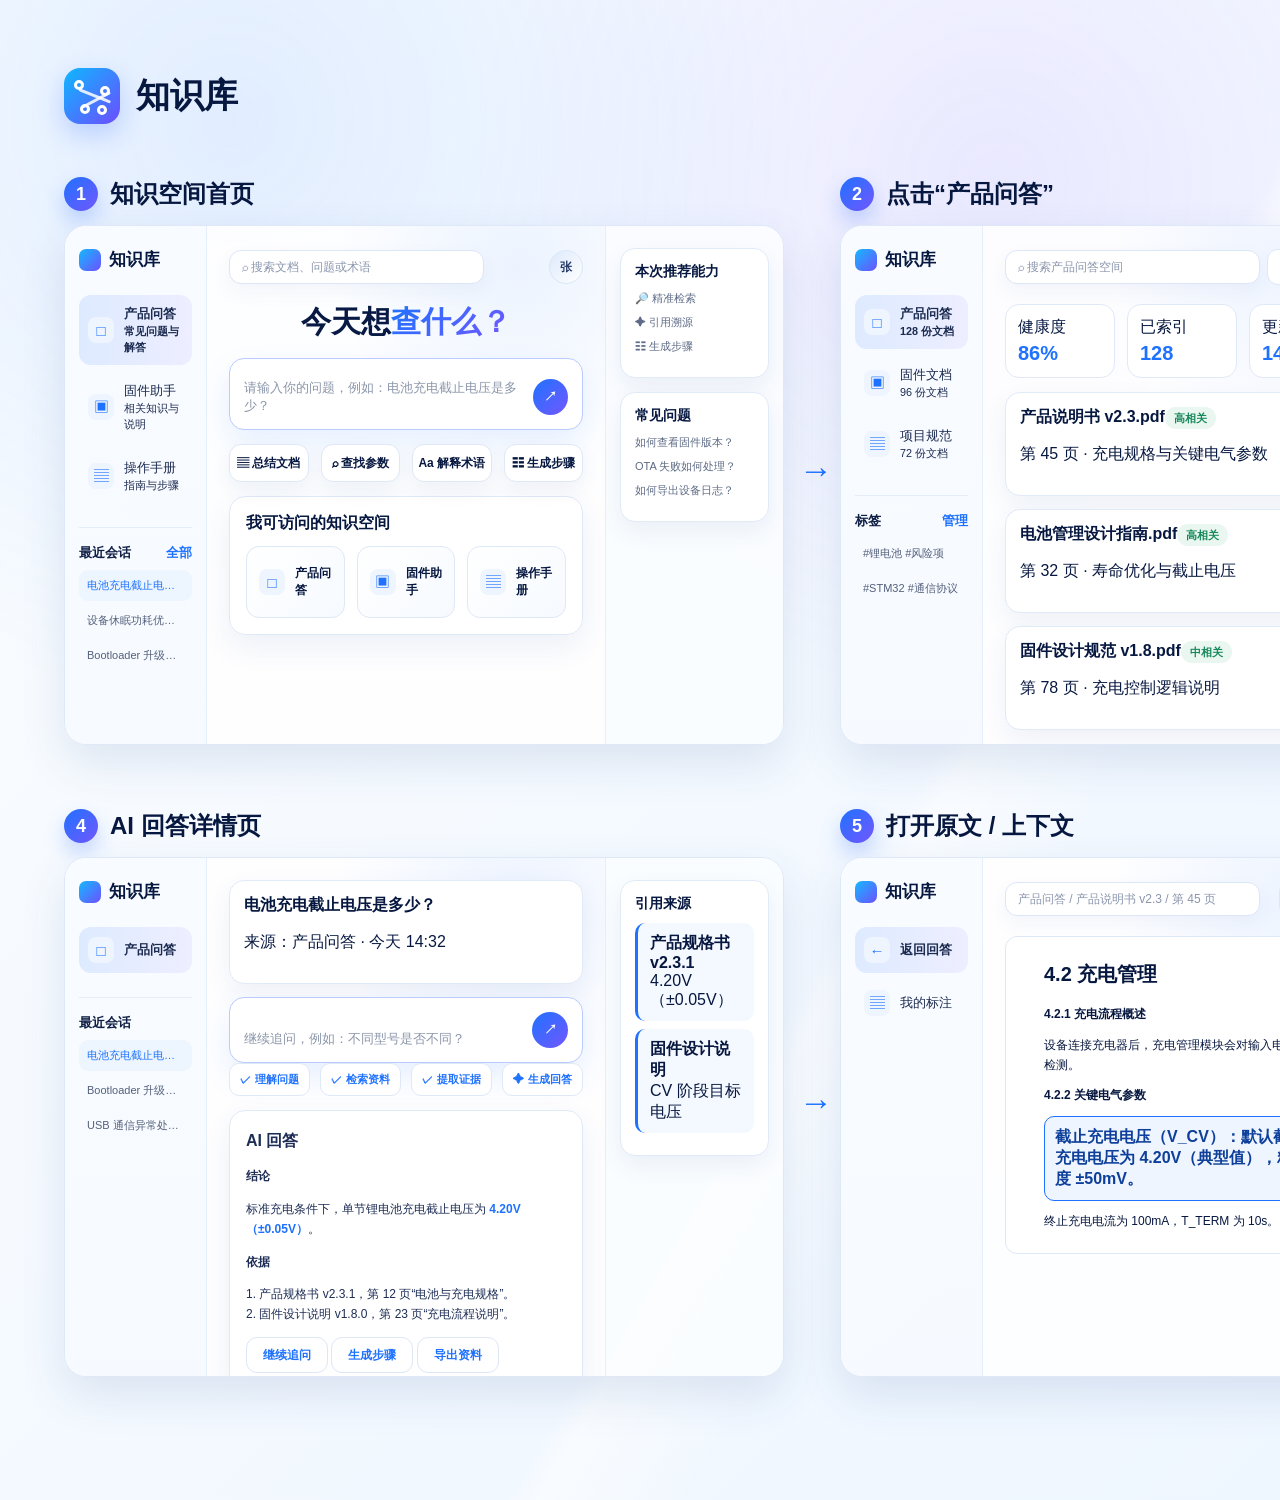
<file: resource/ux-flow-board.html>
<!doctype html>
<html lang="zh-CN">
<head>
  <meta charset="utf-8">
  <meta name="viewport" content="width=device-width, initial-scale=1">
  <title>知识库 UX 流程画板</title>
  <style>
    :root {
      --ink: #071840;
      --muted: #73809d;
      --line: #dfe8f7;
      --soft: #f6f9ff;
      --blue: #1f72ff;
      --purple: #7357ff;
      --green: #22b77a;
      --orange: #ffad32;
      --shadow: 0 18px 45px rgba(29, 74, 140, .12);
    }

    * { box-sizing: border-box; }

    body {
      margin: 0;
      color: var(--ink);
      font-family: "Microsoft YaHei", "PingFang SC", "Segoe UI", Arial, sans-serif;
      background:
        radial-gradient(circle at 18% 8%, rgba(46, 132, 255, .12), transparent 34%),
        radial-gradient(circle at 78% 12%, rgba(121, 84, 255, .10), transparent 32%),
        linear-gradient(135deg, #fbfdff 0%, #eef6ff 100%);
    }

    .board {
      width: 2400px;
      min-height: 1500px;
      padding: 52px 64px 64px;
      position: relative;
      overflow: hidden;
    }

    .board::after {
      content: "";
      position: absolute;
      inset: 0;
      background:
        linear-gradient(120deg, transparent 0 42%, rgba(255,255,255,.52) 43%, transparent 48%),
        linear-gradient(65deg, transparent 0 72%, rgba(52, 120, 255, .06) 73%, transparent 79%);
      pointer-events: none;
    }

    .top {
      display: flex;
      align-items: center;
      justify-content: space-between;
      margin-bottom: 38px;
      position: relative;
      z-index: 1;
    }

    .brand {
      display: flex;
      align-items: center;
      gap: 16px;
      font-size: 34px;
      font-weight: 800;
      letter-spacing: 0;
    }

    .logo {
      width: 56px;
      height: 56px;
      border-radius: 16px;
      background: linear-gradient(135deg, #0db8ff, #6d4cff);
      position: relative;
      box-shadow: 0 10px 26px rgba(48, 106, 255, .25);
    }

    .logo span {
      position: absolute;
      width: 10px;
      height: 10px;
      border: 3px solid #fff;
      border-radius: 50%;
    }

    .logo span:nth-child(1) { left: 10px; top: 12px; }
    .logo span:nth-child(2) { right: 10px; top: 18px; }
    .logo span:nth-child(3) { left: 16px; bottom: 10px; }
    .logo span:nth-child(4) { right: 13px; bottom: 9px; }

    .logo::before,
    .logo::after {
      content: "";
      position: absolute;
      height: 3px;
      background: rgba(255,255,255,.85);
      transform-origin: left center;
      border-radius: 2px;
    }

    .logo::before { width: 34px; left: 15px; top: 20px; transform: rotate(22deg); }
    .logo::after { width: 32px; left: 18px; top: 38px; transform: rotate(-28deg); }

    .title {
      text-align: right;
    }

    .title h1 {
      margin: 0;
      font-size: 42px;
      line-height: 1.15;
      color: #0a1940;
    }

    .title p {
      margin: 12px 0 0;
      color: var(--muted);
      font-size: 20px;
    }

    .flow {
      position: relative;
      z-index: 1;
      display: grid;
      grid-template-columns: repeat(3, 1fr);
      gap: 64px 56px;
    }

    .screen-wrap {
      position: relative;
    }

    .caption {
      display: flex;
      align-items: center;
      gap: 12px;
      margin-bottom: 14px;
      font-size: 24px;
      font-weight: 800;
    }

    .step {
      width: 34px;
      height: 34px;
      display: grid;
      place-items: center;
      color: #fff;
      border-radius: 50%;
      background: linear-gradient(135deg, var(--blue), var(--purple));
      box-shadow: 0 10px 20px rgba(39, 108, 255, .25);
      font-size: 18px;
    }

    .screen {
      width: 720px;
      height: 520px;
      border: 1px solid var(--line);
      border-radius: 22px;
      background: rgba(255,255,255,.84);
      box-shadow: var(--shadow);
      overflow: hidden;
      display: grid;
      grid-template-columns: 142px 1fr 178px;
      position: relative;
    }

    .login-screen {
      grid-template-columns: 1fr 1fr;
      padding: 32px;
      gap: 28px;
    }

    .side {
      border-right: 1px solid #e7eefb;
      padding: 22px 14px;
      background: linear-gradient(180deg, rgba(248,251,255,.95), rgba(244,248,255,.72));
    }

    .mini-brand {
      display: flex;
      align-items: center;
      gap: 8px;
      font-weight: 800;
      font-size: 17px;
      margin-bottom: 24px;
    }

    .mini-logo {
      width: 22px;
      height: 22px;
      border-radius: 7px;
      background: linear-gradient(135deg, #14b9ff, #6c51ff);
    }

    .nav-item {
      display: flex;
      align-items: center;
      gap: 10px;
      padding: 10px 9px;
      border-radius: 12px;
      color: #1c2b50;
      font-size: 13px;
      margin-bottom: 7px;
    }

    .nav-item.active {
      background: linear-gradient(90deg, rgba(31,114,255,.12), rgba(115,87,255,.08));
      font-weight: 700;
    }

    .ico {
      width: 26px;
      height: 26px;
      display: grid;
      place-items: center;
      border-radius: 8px;
      color: var(--blue);
      background: #eef5ff;
      font-size: 15px;
      flex: 0 0 auto;
    }

    .side-section {
      margin-top: 24px;
      border-top: 1px solid #e5edf9;
      padding-top: 16px;
    }

    .side-title {
      display: flex;
      justify-content: space-between;
      color: #0e1e44;
      font-weight: 800;
      font-size: 13px;
      margin-bottom: 8px;
    }

    .history {
      padding: 8px;
      margin: 4px 0;
      border-radius: 9px;
      color: #53607b;
      font-size: 11px;
      white-space: nowrap;
      overflow: hidden;
      text-overflow: ellipsis;
    }

    .history.active { color: var(--blue); background: #edf5ff; }

    .main {
      padding: 22px;
      background:
        radial-gradient(circle at 78% 8%, rgba(35, 118, 255, .08), transparent 32%),
        rgba(255,255,255,.5);
      overflow: hidden;
    }

    .toolbar {
      height: 38px;
      display: flex;
      align-items: center;
      justify-content: space-between;
      margin-bottom: 18px;
    }

    .search {
      height: 34px;
      border: 1px solid #dbe6f7;
      border-radius: 12px;
      background: #fff;
      color: #8a95ad;
      padding: 8px 12px;
      width: 72%;
      font-size: 12px;
      box-shadow: 0 8px 20px rgba(30,77,148,.05);
    }

    .avatar {
      width: 34px;
      height: 34px;
      border-radius: 50%;
      background: linear-gradient(135deg, #dde9fb, #fff);
      border: 1px solid #dbe6f7;
      display: grid;
      place-items: center;
      color: #263a68;
      font-weight: 800;
      font-size: 12px;
    }

    .hero {
      text-align: center;
      margin: 6px auto 18px;
    }

    .hero h2 {
      margin: 0;
      font-size: 30px;
      line-height: 1.2;
      color: #081944;
    }

    .hero b {
      color: var(--blue);
      background: linear-gradient(135deg, var(--blue), var(--purple));
      -webkit-background-clip: text;
      background-clip: text;
      color: transparent;
    }

    .ask {
      min-height: 72px;
      border: 1.5px solid #b9cbff;
      border-radius: 15px;
      background: #fff;
      padding: 14px;
      display: flex;
      justify-content: space-between;
      align-items: end;
      box-shadow: 0 14px 32px rgba(31,114,255,.10);
      color: #8b96aa;
      font-size: 13px;
    }

    .send {
      width: 36px;
      height: 36px;
      border-radius: 50%;
      background: linear-gradient(135deg, var(--blue), var(--purple));
      color: #fff;
      display: grid;
      place-items: center;
      font-weight: 800;
    }

    .chips {
      display: grid;
      grid-template-columns: repeat(4, 1fr);
      gap: 12px;
      margin: 14px 0;
    }

    .chip {
      height: 38px;
      border: 1px solid #dfe8f6;
      border-radius: 12px;
      background: #fff;
      display: flex;
      align-items: center;
      justify-content: center;
      gap: 6px;
      font-size: 12px;
      font-weight: 700;
      box-shadow: 0 8px 20px rgba(29, 74, 140, .07);
    }

    .panel {
      background: rgba(255,255,255,.88);
      border: 1px solid #e0e9f7;
      border-radius: 16px;
      padding: 16px;
      box-shadow: 0 12px 30px rgba(29, 74, 140, .08);
      margin-top: 14px;
    }

    .panel h3 {
      margin: 0 0 12px;
      font-size: 16px;
    }

    .space-grid {
      display: grid;
      grid-template-columns: repeat(3, 1fr);
      gap: 12px;
    }

    .space-card {
      min-height: 72px;
      border: 1px solid #dfe8f6;
      border-radius: 13px;
      background: linear-gradient(135deg, #fff, #f6faff);
      padding: 12px;
      display: flex;
      align-items: center;
      gap: 10px;
      font-size: 12px;
    }

    .right {
      border-left: 1px solid #e7eefb;
      padding: 22px 14px;
      background: rgba(250,253,255,.78);
    }

    .right-card {
      border: 1px solid #e1eaf7;
      border-radius: 15px;
      background: #fff;
      padding: 14px;
      margin-bottom: 14px;
      box-shadow: 0 10px 24px rgba(29, 74, 140, .07);
    }

    .right-card h4 {
      margin: 0 0 10px;
      font-size: 14px;
    }

    .mini-line {
      display: flex;
      align-items: center;
      gap: 8px;
      margin: 9px 0;
      font-size: 11px;
      color: #5e6b86;
    }

    .content-card {
      background: #fff;
      border: 1px solid #e1eaf7;
      border-radius: 15px;
      padding: 14px;
      margin-bottom: 13px;
      box-shadow: 0 10px 26px rgba(29, 74, 140, .07);
    }

    .metric-row {
      display: grid;
      grid-template-columns: repeat(3, 1fr);
      gap: 12px;
      margin-bottom: 14px;
    }

    .metric {
      padding: 12px;
      border-radius: 14px;
      background: #fff;
      border: 1px solid #e0e9f7;
    }

    .metric b {
      display: block;
      color: var(--blue);
      font-size: 20px;
      margin-top: 4px;
    }

    .doc-row, .setting-row {
      display: flex;
      align-items: center;
      justify-content: space-between;
      gap: 12px;
      padding: 12px;
      border: 1px solid #e3ecf8;
      border-radius: 12px;
      margin: 10px 0;
      background: #fff;
      font-size: 12px;
    }

    .tag {
      padding: 5px 9px;
      border-radius: 999px;
      background: #eaf6f0;
      color: #16885b;
      font-weight: 800;
      font-size: 11px;
    }

    .upload-zone {
      height: 130px;
      border: 2px dashed #a9c2ff;
      border-radius: 16px;
      display: grid;
      place-items: center;
      text-align: center;
      background: linear-gradient(135deg, #fff, #f3f8ff);
      margin-bottom: 14px;
    }

    .progress {
      width: 120px;
      height: 7px;
      border-radius: 999px;
      background: #e9eef8;
      overflow: hidden;
    }

    .progress i {
      display: block;
      height: 100%;
      width: 68%;
      background: linear-gradient(90deg, var(--blue), var(--purple));
    }

    .steps {
      display: grid;
      grid-template-columns: repeat(4, 1fr);
      gap: 10px;
      margin-bottom: 12px;
    }

    .steps div {
      padding: 8px;
      border-radius: 10px;
      background: #fff;
      border: 1px solid #dfe8f6;
      color: var(--blue);
      text-align: center;
      font-size: 11px;
      font-weight: 800;
    }

    .answer {
      line-height: 1.7;
      font-size: 12px;
      color: #1d2d55;
    }

    .quote {
      border-left: 3px solid var(--blue);
      background: #f4f8ff;
      padding: 10px 12px;
      border-radius: 10px;
      margin: 8px 0;
    }

    .pdf {
      height: 318px;
      background: #fff;
      border: 1px solid #dfe8f6;
      border-radius: 12px;
      padding: 24px 38px;
      box-shadow: inset 0 0 0 1px rgba(255,255,255,.8);
    }

    .pdf h3 {
      margin: 0 0 16px;
      font-size: 20px;
    }

    .pdf p {
      margin: 10px 0;
      font-size: 12px;
      line-height: 1.7;
    }

    .highlight {
      border: 1.5px solid var(--blue);
      background: #eef5ff;
      border-radius: 10px;
      padding: 10px;
      color: #0e3f9a;
      font-weight: 800;
    }

    .btn {
      height: 36px;
      padding: 0 16px;
      display: inline-flex;
      align-items: center;
      justify-content: center;
      border-radius: 11px;
      border: 1px solid #dce7f8;
      background: #fff;
      color: var(--blue);
      font-weight: 800;
      font-size: 12px;
    }

    .btn.primary {
      color: #fff;
      border: none;
      background: linear-gradient(135deg, var(--blue), var(--purple));
      box-shadow: 0 10px 20px rgba(51, 102, 255, .22);
    }

    .login-copy {
      padding: 42px 16px;
    }

    .login-copy h2 {
      margin: 46px 0 16px;
      font-size: 32px;
      line-height: 1.25;
    }

    .login-copy h2 b { color: var(--blue); }

    .login-grid {
      display: grid;
      grid-template-columns: 1fr 1fr;
      gap: 14px;
      margin-top: 28px;
    }

    .login-card {
      border: 1px solid #dfe8f6;
      border-radius: 15px;
      background: #fff;
      padding: 16px;
      min-height: 84px;
      box-shadow: 0 10px 24px rgba(29, 74, 140, .08);
    }

    .login-form {
      margin-top: 56px;
      padding: 34px;
      border: 1px solid #e1eaf7;
      border-radius: 20px;
      background: rgba(255,255,255,.92);
      box-shadow: var(--shadow);
      text-align: center;
    }

    .field {
      height: 44px;
      border: 1.5px solid #bfd0ff;
      border-radius: 11px;
      display: flex;
      align-items: center;
      padding: 0 14px;
      color: #8b96aa;
      margin: 14px 0;
      text-align: left;
      font-size: 12px;
    }

    .arrow {
      position: absolute;
      width: 72px;
      height: 26px;
      right: -68px;
      top: 274px;
      color: var(--blue);
      font-size: 34px;
      font-weight: 800;
      text-align: center;
      z-index: 3;
    }

    .down {
      right: auto;
      left: 338px;
      top: 590px;
      transform: rotate(90deg);
    }

    .accent {
      color: var(--blue);
      font-weight: 800;
    }
  </style>
</head>
<body>
  <main class="board">
    <header class="top">
      <div class="brand">
        <div class="logo"><span></span><span></span><span></span><span></span></div>
        <div>知识库</div>
      </div>
      <div class="title">
        <h1>企业知识库 UX 交互子页面</h1>
        <p>首页、知识空间、上传解析、AI 回答、引用预览、管理设置</p>
      </div>
    </header>

    <section class="flow">
      <article class="screen-wrap">
        <div class="caption"><span class="step">1</span>知识空间首页</div>
        <div class="screen">
          <aside class="side">
            <div class="mini-brand"><span class="mini-logo"></span>知识库</div>
            <div class="nav-item active"><span class="ico">□</span><div>产品问答<br><small>常见问题与解答</small></div></div>
            <div class="nav-item"><span class="ico">▣</span><div>固件助手<br><small>相关知识与说明</small></div></div>
            <div class="nav-item"><span class="ico">▤</span><div>操作手册<br><small>指南与步骤</small></div></div>
            <div class="side-section">
              <div class="side-title">最近会话 <span class="accent">全部</span></div>
              <div class="history active">电池充电截止电压是多少？</div>
              <div class="history">设备休眠功耗优化方案</div>
              <div class="history">Bootloader 升级流程</div>
            </div>
          </aside>
          <section class="main">
            <div class="toolbar"><div class="search">⌕ 搜索文档、问题或术语</div><div class="avatar">张</div></div>
            <div class="hero"><h2>今天想<b>查什么？</b></h2></div>
            <div class="ask"><span>请输入你的问题，例如：电池充电截止电压是多少？</span><span class="send">↗</span></div>
            <div class="chips">
              <div class="chip">▤ 总结文档</div><div class="chip">⌕ 查找参数</div><div class="chip">Aa 解释术语</div><div class="chip">☷ 生成步骤</div>
            </div>
            <div class="panel">
              <h3>我可访问的知识空间</h3>
              <div class="space-grid">
                <div class="space-card"><span class="ico">□</span><b>产品问答</b></div>
                <div class="space-card"><span class="ico">▣</span><b>固件助手</b></div>
                <div class="space-card"><span class="ico">▤</span><b>操作手册</b></div>
              </div>
            </div>
          </section>
          <aside class="right">
            <div class="right-card"><h4>本次推荐能力</h4><div class="mini-line">🔎 精准检索</div><div class="mini-line">✦ 引用溯源</div><div class="mini-line">☷ 生成步骤</div></div>
            <div class="right-card"><h4>常见问题</h4><div class="mini-line">如何查看固件版本？</div><div class="mini-line">OTA 失败如何处理？</div><div class="mini-line">如何导出设备日志？</div></div>
          </aside>
        </div>
        <div class="arrow">→</div>
      </article>

      <article class="screen-wrap">
        <div class="caption"><span class="step">2</span>点击“产品问答”</div>
        <div class="screen">
          <aside class="side">
            <div class="mini-brand"><span class="mini-logo"></span>知识库</div>
            <div class="nav-item active"><span class="ico">□</span><div>产品问答<br><small>128 份文档</small></div></div>
            <div class="nav-item"><span class="ico">▣</span><div>固件文档<br><small>96 份文档</small></div></div>
            <div class="nav-item"><span class="ico">▤</span><div>项目规范<br><small>72 份文档</small></div></div>
            <div class="side-section">
              <div class="side-title">标签 <span class="accent">管理</span></div>
              <div class="history">#锂电池 #风险项</div>
              <div class="history">#STM32 #通信协议</div>
            </div>
          </aside>
          <section class="main">
            <div class="toolbar"><div class="search">⌕ 搜索产品问答空间</div><div class="btn">+ 上传文档</div></div>
            <div class="metric-row">
              <div class="metric">健康度<b>86%</b></div>
              <div class="metric">已索引<b>128</b></div>
              <div class="metric">更新<b>14:32</b></div>
            </div>
            <div class="content-card"><b>产品说明书 v2.3.pdf</b><span class="tag">高相关</span><p>第 45 页 · 充电规格与关键电气参数</p></div>
            <div class="content-card"><b>电池管理设计指南.pdf</b><span class="tag">高相关</span><p>第 32 页 · 寿命优化与截止电压</p></div>
            <div class="content-card"><b>固件设计规范 v1.8.pdf</b><span class="tag">中相关</span><p>第 78 页 · 充电控制逻辑说明</p></div>
          </section>
          <aside class="right">
            <div class="right-card"><h4>来源统计</h4><div class="mini-line">PDF 文档 82</div><div class="mini-line">表格资料 21</div><div class="mini-line">网页备忘 25</div></div>
            <div class="right-card"><h4>空间操作</h4><div class="mini-line">索引更新策略</div><div class="mini-line">成员与权限</div><div class="mini-line">访问 KEY</div></div>
          </aside>
        </div>
        <div class="arrow">→</div>
      </article>

      <article class="screen-wrap">
        <div class="caption"><span class="step">3</span>上传文档子页面</div>
        <div class="screen">
          <aside class="side">
            <div class="mini-brand"><span class="mini-logo"></span>知识库</div>
            <div class="nav-item active"><span class="ico">⇧</span><div>上传文档<br><small>解析并入库</small></div></div>
            <div class="nav-item"><span class="ico">☷</span><div>文件队列</div></div>
            <div class="nav-item"><span class="ico">⚙</span><div>解析规则</div></div>
          </aside>
          <section class="main">
            <div class="toolbar"><div class="search">产品问答 / 上传文档</div><div class="btn primary">开始解析</div></div>
            <div class="upload-zone"><div><div style="font-size:34px;color:#2376ff">⇧</div><b>拖拽 PDF、Word 或表格到这里</b><br><span style="color:#7a859c;font-size:12px">自动识别标题、章节、表格与图片内容</span></div></div>
            <div class="doc-row"><div><b>产品说明书 v2.4.pdf</b><br><span>正在 OCR 与结构化切片</span></div><div class="progress"><i></i></div></div>
            <div class="doc-row"><div><b>电池测试报告.xlsx</b><br><span>等待解析</span></div><span class="tag">产品问答</span></div>
            <div class="setting-row"><b>权限范围</b><span>研发部、售后组可访问</span></div>
          </section>
          <aside class="right">
            <div class="right-card"><h4>解析设置</h4><div class="mini-line">✓ 提取表格</div><div class="mini-line">✓ 建立引用页码</div><div class="mini-line">✓ 自动生成标签</div></div>
            <div class="right-card"><h4>数据安全</h4><div class="mini-line">私有索引</div><div class="mini-line">访问日志开启</div></div>
          </aside>
        </div>
        <div class="arrow down">→</div>
      </article>

      <article class="screen-wrap">
        <div class="caption"><span class="step">4</span>AI 回答详情页</div>
        <div class="screen">
          <aside class="side">
            <div class="mini-brand"><span class="mini-logo"></span>知识库</div>
            <div class="nav-item active"><span class="ico">□</span><div>产品问答</div></div>
            <div class="side-section">
              <div class="side-title">最近会话</div>
              <div class="history active">电池充电截止电压是多少？</div>
              <div class="history">Bootloader 升级步骤</div>
              <div class="history">USB 通信异常处理方式</div>
            </div>
          </aside>
          <section class="main">
            <div class="content-card"><b>电池充电截止电压是多少？</b><p>来源：产品问答 · 今天 14:32</p></div>
            <div class="ask" style="min-height:56px"><span>继续追问，例如：不同型号是否不同？</span><span class="send">↗</span></div>
            <div class="steps"><div>✓ 理解问题</div><div>✓ 检索资料</div><div>✓ 提取证据</div><div>✦ 生成回答</div></div>
            <div class="panel answer">
              <h3>AI 回答</h3>
              <b>结论</b>
              <p>标准充电条件下，单节锂电池充电截止电压为 <span class="accent">4.20V（±0.05V）</span>。</p>
              <b>依据</b>
              <p>1. 产品规格书 v2.3.1，第 12 页“电池与充电规格”。<br>2. 固件设计说明 v1.8.0，第 23 页“充电流程说明”。</p>
              <div><span class="btn">继续追问</span> <span class="btn">生成步骤</span> <span class="btn">导出资料</span></div>
            </div>
          </section>
          <aside class="right">
            <div class="right-card"><h4>引用来源</h4><div class="quote"><b>产品规格书 v2.3.1</b><br>4.20V（±0.05V）</div><div class="quote"><b>固件设计说明</b><br>CV 阶段目标电压</div></div>
          </aside>
        </div>
        <div class="arrow">→</div>
      </article>

      <article class="screen-wrap">
        <div class="caption"><span class="step">5</span>打开原文 / 上下文</div>
        <div class="screen">
          <aside class="side">
            <div class="mini-brand"><span class="mini-logo"></span>知识库</div>
            <div class="nav-item active"><span class="ico">←</span><div>返回回答</div></div>
            <div class="nav-item"><span class="ico">▤</span><div>我的标注</div></div>
          </aside>
          <section class="main">
            <div class="toolbar"><div class="search">产品问答 / 产品说明书 v2.3 / 第 45 页</div><div class="btn">100% ＋</div></div>
            <div class="pdf">
              <h3>4.2 充电管理</h3>
              <p><b>4.2.1 充电流程概述</b></p>
              <p>设备连接充电器后，充电管理模块会对输入电源进行检测。</p>
              <p><b>4.2.2 关键电气参数</b></p>
              <div class="highlight">截止充电电压（V_CV）：默认截止充电电压为 4.20V（典型值），精度 ±50mV。</div>
              <p>终止充电电流为 100mA，T_TERM 为 10s。</p>
            </div>
          </section>
          <aside class="right">
            <div class="right-card"><h4>引用详情</h4><span class="tag">高度相关</span><div class="mini-line">来源文档：产品说明书 v2.3</div><div class="mini-line">位置：第 45 页 · 4.2.2</div><div class="quote">默认截止充电电压为 <b>4.20V</b>。</div><div class="btn">返回回答</div></div>
          </aside>
        </div>
        <div class="arrow">→</div>
      </article>

      <article class="screen-wrap">
        <div class="caption"><span class="step">6</span>管理 / 设置页</div>
        <div class="screen">
          <aside class="side">
            <div class="mini-brand"><span class="mini-logo"></span>知识库</div>
            <div class="nav-item active"><span class="ico">⚙</span><div>空间设置</div></div>
            <div class="nav-item"><span class="ico">👥</span><div>成员权限</div></div>
            <div class="nav-item"><span class="ico">#</span><div>标签管理</div></div>
          </aside>
          <section class="main">
            <div class="toolbar"><div class="search">产品问答 / 管理设置</div><div class="btn primary">保存设置</div></div>
            <div class="panel">
              <h3>访问与权限</h3>
              <div class="setting-row"><b>访问 KEY</b><span class="accent">KB-PROD-8F2A</span></div>
              <div class="setting-row"><b>成员范围</b><span>研发部、售后组、产品经理</span></div>
              <div class="setting-row"><b>引用可见性</b><span>回答必须展示来源</span></div>
            </div>
            <div class="panel">
              <h3>索引策略</h3>
              <div class="setting-row"><b>自动更新</b><span>每天 02:00 增量解析</span></div>
              <div class="setting-row"><b>标签规则</b><span>#锂电池 #通信协议 #风险项</span></div>
            </div>
          </section>
          <aside class="right">
            <div class="right-card"><h4>安全状态</h4><div class="mini-line">✓ 私有向量索引</div><div class="mini-line">✓ 操作日志 180 天</div><div class="mini-line">✓ 敏感词检测开启</div></div>
            <div class="right-card"><h4>最近更新</h4><div class="mini-line">文档解析完成 14:32</div><div class="mini-line">权限变更 昨天</div></div>
          </aside>
        </div>
      </article>
    </section>
  </main>
</body>
</html>
</file>
